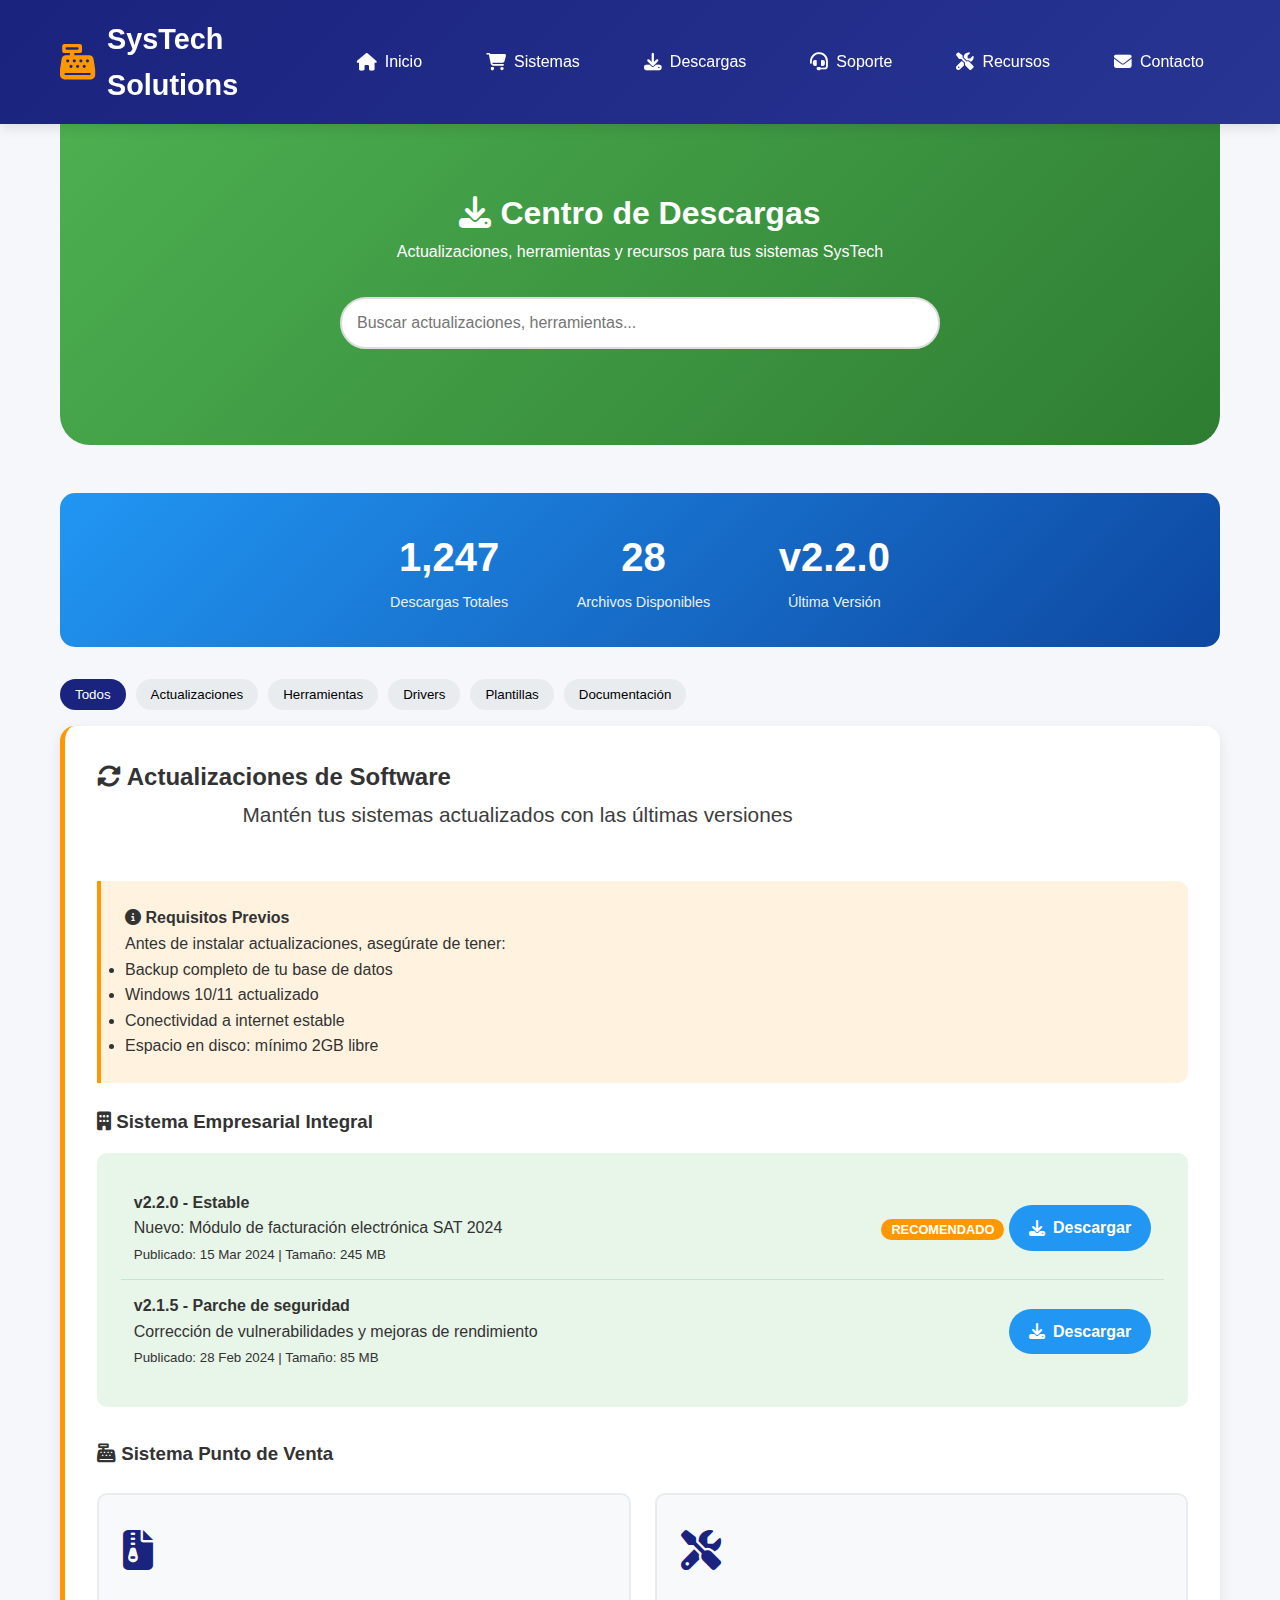
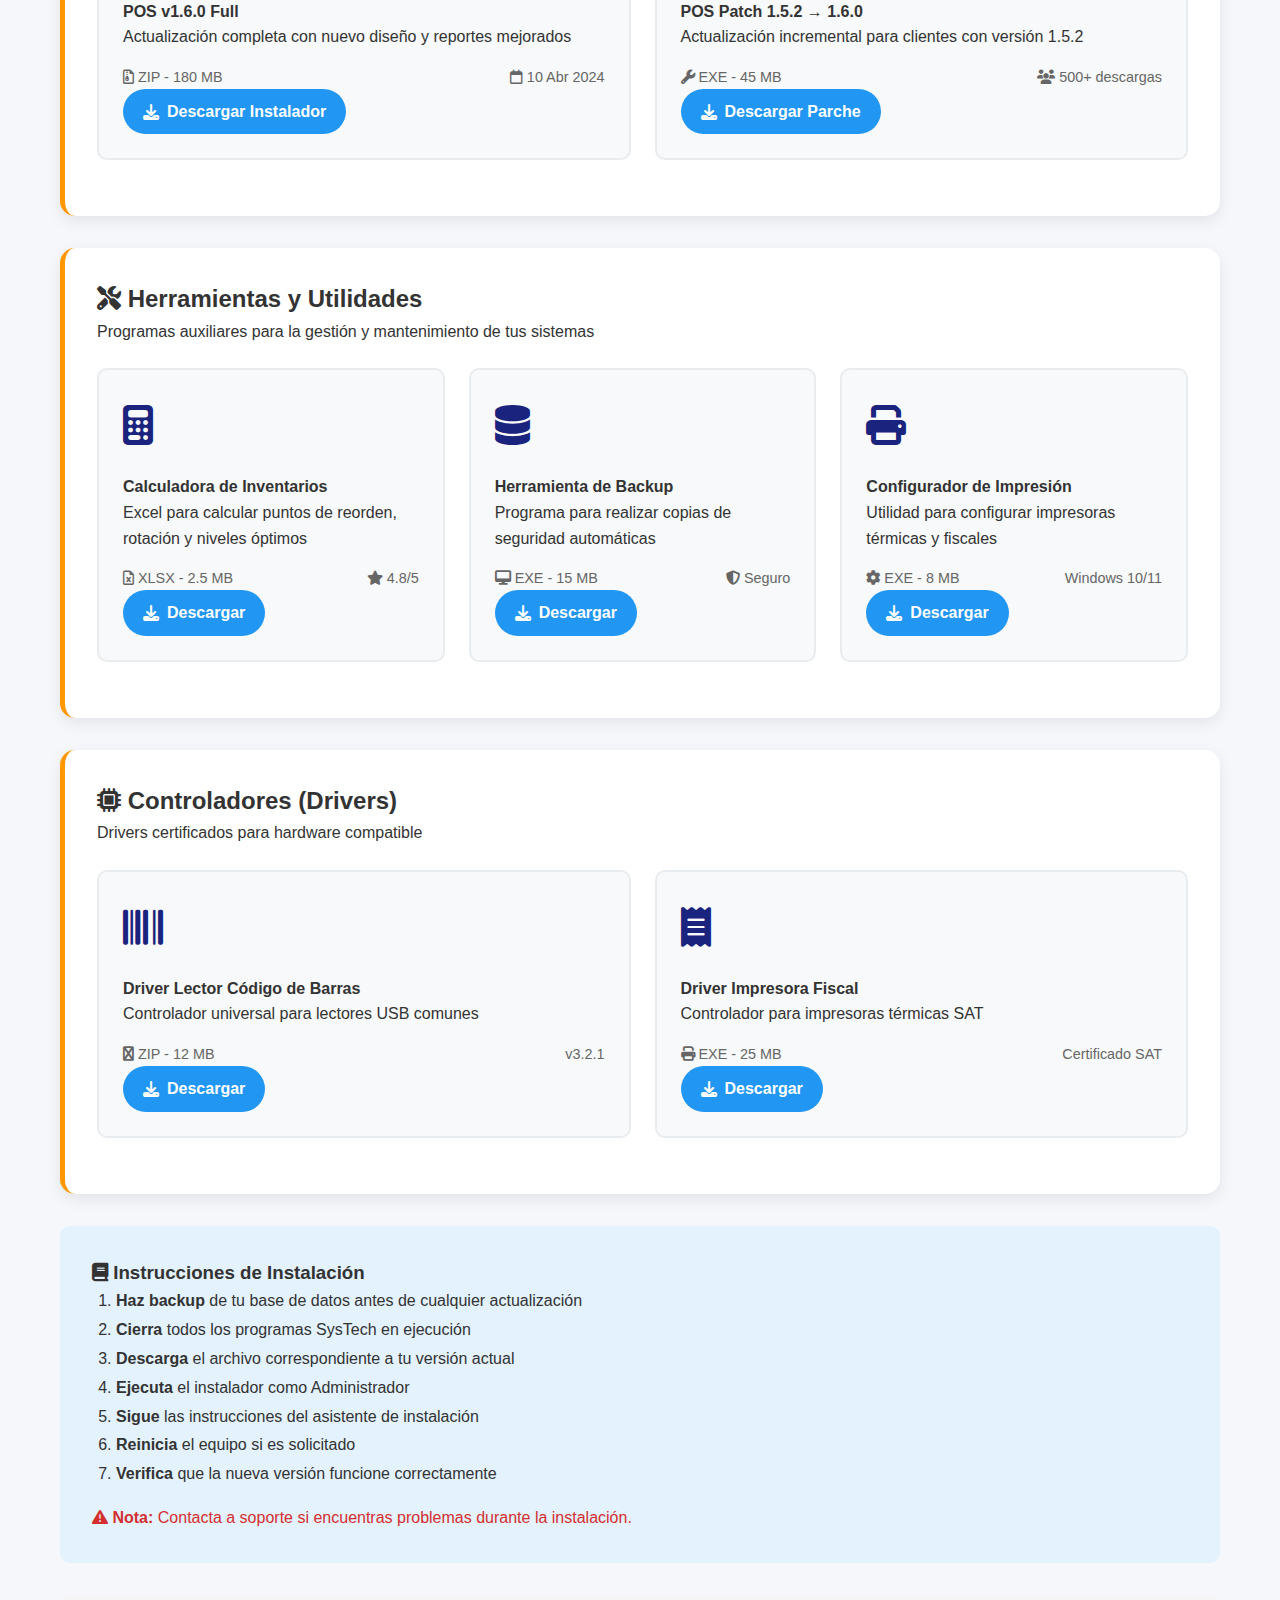
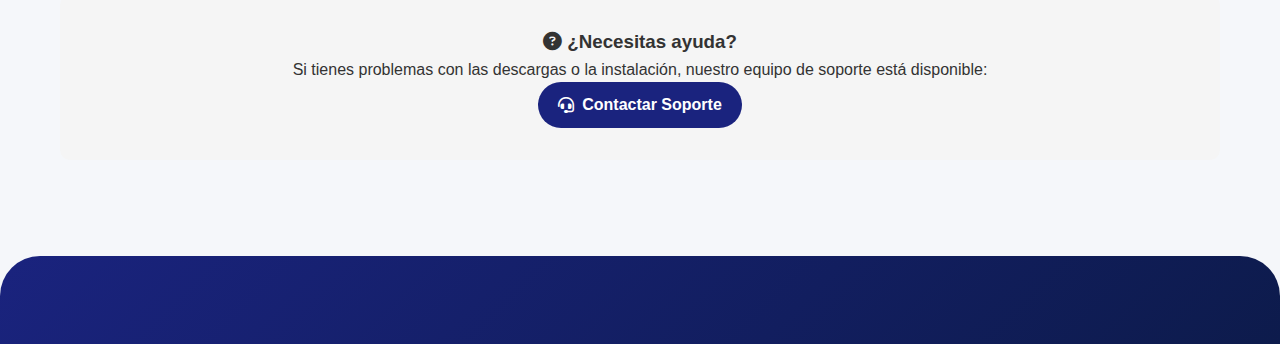
<file: descargas.html>
<!DOCTYPE html>
<html lang="es">
<head>
    <meta charset="UTF-8">
    <meta name="viewport" content="width=device-width, initial-scale=1.0">
    <title>Descargas - SysTech Solutions</title>
    <link rel="stylesheet" href="css/style.css">
    <link rel="stylesheet" href="https://cdnjs.cloudflare.com/ajax/libs/font-awesome/6.4.0/css/all.min.css">
    <style>
        /* Estilos específicos para descargas */
        .descargas-hero {
            background: linear-gradient(135deg, #4caf50 0%, #2e7d32 100%);
            color: white;
            text-align: center;
            padding: 4rem 1rem;
            border-radius: 0 0 30px 30px;
            margin-bottom: 3rem;
        }
        
        .categoria-descargas {
            background: white;
            border-radius: 15px;
            padding: 2rem;
            margin-bottom: 2rem;
            box-shadow: 0 5px 15px rgba(0,0,0,0.08);
            border-left: 5px solid var(--color-accent);
        }
        
        .archivos-grid {
            display: grid;
            grid-template-columns: repeat(auto-fit, minmax(300px, 1fr));
            gap: 1.5rem;
            margin: 1.5rem 0;
        }
        
        .archivo-card {
            background: #f8f9fa;
            border-radius: 10px;
            padding: 1.5rem;
            border: 2px solid #e9ecef;
            transition: all 0.3s;
        }
        
        .archivo-card:hover {
            border-color: var(--color-secondary);
            transform: translateY(-5px);
            box-shadow: 0 8px 20px rgba(0,0,0,0.1);
        }
        
        .archivo-icon {
            font-size: 2.5rem;
            color: var(--color-primary);
            margin-bottom: 1rem;
        }
        
        .archivo-info {
            margin-bottom: 1rem;
        }
        
        .archivo-meta {
            display: flex;
            justify-content: space-between;
            color: #666;
            font-size: 0.9rem;
            margin-top: 0.5rem;
        }
        
        .btn-descarga {
            display: inline-flex;
            align-items: center;
            gap: 8px;
            background: var(--color-secondary);
            color: white;
            padding: 10px 20px;
            border-radius: 25px;
            text-decoration: none;
            font-weight: bold;
            transition: all 0.3s;
        }
        
        .btn-descarga:hover {
            background: var(--color-primary);
            transform: translateY(-2px);
        }
        
        .versiones {
            background: #e8f5e9;
            border-radius: 10px;
            padding: 1.5rem;
            margin-top: 1rem;
        }
        
        .version-item {
            display: flex;
            justify-content: space-between;
            align-items: center;
            padding: 0.8rem;
            border-bottom: 1px solid #c8e6c9;
        }
        
        .version-item:last-child {
            border-bottom: none;
        }
        
        .badge {
            background: var(--color-accent);
            color: white;
            padding: 3px 10px;
            border-radius: 20px;
            font-size: 0.8rem;
            font-weight: bold;
        }
        
        .search-box {
            max-width: 600px;
            margin: 2rem auto;
        }
        
        .search-box input {
            width: 100%;
            padding: 15px;
            border: 2px solid #ddd;
            border-radius: 30px;
            font-size: 1rem;
            transition: all 0.3s;
        }
        
        .search-box input:focus {
            border-color: var(--color-secondary);
            outline: none;
            box-shadow: 0 0 0 3px rgba(33, 150, 243, 0.1);
        }
        
        .filtros {
            display: flex;
            flex-wrap: wrap;
            gap: 10px;
            margin: 1rem 0;
        }
        
        .filtro-btn {
            background: #e9ecef;
            border: none;
            padding: 8px 15px;
            border-radius: 20px;
            cursor: pointer;
            transition: all 0.3s;
        }
        
        .filtro-btn.active {
            background: var(--color-primary);
            color: white;
        }
        
        .stats {
            background: linear-gradient(135deg, #2196f3 0%, #0d47a1 100%);
            color: white;
            padding: 2rem;
            border-radius: 15px;
            margin: 2rem 0;
            text-align: center;
        }
        
        .stat-item {
            display: inline-block;
            margin: 0 2rem;
        }
        
        .stat-number {
            font-size: 2.5rem;
            font-weight: bold;
            display: block;
        }
        
        .stat-label {
            font-size: 0.9rem;
            opacity: 0.9;
        }
        
        .requisitos {
            background: #fff3e0;
            border-left: 4px solid #ff9800;
            padding: 1.5rem;
            margin: 1.5rem 0;
            border-radius: 0 10px 10px 0;
        }
        
        .instrucciones {
            background: #e3f2fd;
            padding: 2rem;
            border-radius: 10px;
            margin: 2rem 0;
        }
        
        .instrucciones ol {
            margin-left: 1.5rem;
            line-height: 1.8;
        }
        
        @media (max-width: 768px) {
            .archivos-grid {
                grid-template-columns: 1fr;
            }
            
            .stat-item {
                margin: 1rem;
                display: block;
            }
        }
    </style>
</head>
<body>
    <!-- Misma navegación que las otras páginas -->
    <nav class="navbar">
        <div class="container">
            <a href="index.html" class="logo">
                <i class="fas fa-cash-register"></i>
                <span>SysTech Solutions</span>
            </a>
            <ul class="nav-links">
                <li><a href="index.html"><i class="fas fa-home"></i> Inicio</a></li>
                <li><a href="sistemas.html"><i class="fas fa-shopping-cart"></i> Sistemas</a></li>
                <li><a href="descargas.html"><i class="fas fa-download"></i> Descargas</a></li>
                <li><a href="soporte.html"><i class="fas fa-headset"></i> Soporte</a></li>
                <li><a href="recursos.html"><i class="fas fa-tools"></i> Recursos</a></li>
                <li><a href="contacto.html"><i class="fas fa-envelope"></i> Contacto</a></li>
            </ul>
        </div>
    </nav>

    <main class="container">
        <!-- Hero Section -->
        <div class="descargas-hero">
            <h1><i class="fas fa-download"></i> Centro de Descargas</h1>
            <p>Actualizaciones, herramientas y recursos para tus sistemas SysTech</p>
            
            <div class="search-box">
                <input type="text" id="search-downloads" placeholder="Buscar actualizaciones, herramientas...">
            </div>
        </div>

        <!-- Estadísticas -->
        <div class="stats">
            <div class="stat-item">
                <span class="stat-number" id="total-downloads">1,247</span>
                <span class="stat-label">Descargas Totales</span>
            </div>
            <div class="stat-item">
                <span class="stat-number" id="total-files">28</span>
                <span class="stat-label">Archivos Disponibles</span>
            </div>
            <div class="stat-item">
                <span class="stat-number" id="latest-version">v2.2.0</span>
                <span class="stat-label">Última Versión</span>
            </div>
        </div>

        <!-- Filtros -->
        <div class="filtros">
            <button class="filtro-btn active" data-categoria="todos">Todos</button>
            <button class="filtro-btn" data-categoria="actualizaciones">Actualizaciones</button>
            <button class="filtro-btn" data-categoria="herramientas">Herramientas</button>
            <button class="filtro-btn" data-categoria="drivers">Drivers</button>
            <button class="filtro-btn" data-categoria="plantillas">Plantillas</button>
            <button class="filtro-btn" data-categoria="documentacion">Documentación</button>
        </div>

        <!-- Categoría: Actualizaciones -->
        <div class="categoria-descargas" id="actualizaciones">
            <h2><i class="fas fa-sync-alt"></i> Actualizaciones de Software</h2>
            <p class="subtitle">Mantén tus sistemas actualizados con las últimas versiones</p>
            
            <div class="requisitos">
                <h4><i class="fas fa-info-circle"></i> Requisitos Previos</h4>
                <p>Antes de instalar actualizaciones, asegúrate de tener:</p>
                <ul>
                    <li>Backup completo de tu base de datos</li>
                    <li>Windows 10/11 actualizado</li>
                    <li>Conectividad a internet estable</li>
                    <li>Espacio en disco: mínimo 2GB libre</li>
                </ul>
            </div>

            <!-- Sistema Empresarial -->
            <h3><i class="fas fa-building"></i> Sistema Empresarial Integral</h3>
            <div class="versiones">
                <div class="version-item">
                    <div>
                        <strong>v2.2.0 - Estable</strong>
                        <p>Nuevo: Módulo de facturación electrónica SAT 2024</p>
                        <small>Publicado: 15 Mar 2024 | Tamaño: 245 MB</small>
                    </div>
                    <div>
                        <span class="badge">RECOMENDADO</span>
                        <a href="descargas/actualizaciones/sistempresarial/v2.2.0/setup.exe" class="btn-descarga" download>
                            <i class="fas fa-download"></i> Descargar
                        </a>
                    </div>
                </div>
                
                <div class="version-item">
                    <div>
                        <strong>v2.1.5 - Parche de seguridad</strong>
                        <p>Corrección de vulnerabilidades y mejoras de rendimiento</p>
                        <small>Publicado: 28 Feb 2024 | Tamaño: 85 MB</small>
                    </div>
                    <div>
                        <a href="descargas/actualizaciones/sistempresarial/v2.1.5/patch.exe" class="btn-descarga" download>
                            <i class="fas fa-download"></i> Descargar
                        </a>
                    </div>
                </div>
            </div>

            <!-- Sistema POS -->
            <h3 style="margin-top: 2rem;"><i class="fas fa-cash-register"></i> Sistema Punto de Venta</h3>
            <div class="archivos-grid">
                <div class="archivo-card" data-categoria="actualizaciones">
                    <div class="archivo-icon">
                        <i class="fas fa-file-archive"></i>
                    </div>
                    <div class="archivo-info">
                        <h4>POS v1.6.0 Full</h4>
                        <p>Actualización completa con nuevo diseño y reportes mejorados</p>
                    </div>
                    <div class="archivo-meta">
                        <span><i class="far fa-file-archive"></i> ZIP - 180 MB</span>
                        <span><i class="far fa-calendar"></i> 10 Abr 2024</span>
                    </div>
                    <a href="descargas/actualizaciones/sispos/v1.6.0/pos-full.zip" class="btn-descarga" download>
                        <i class="fas fa-download"></i> Descargar Instalador
                    </a>
                </div>
                
                <div class="archivo-card" data-categoria="actualizaciones">
                    <div class="archivo-icon">
                        <i class="fas fa-tools"></i>
                    </div>
                    <div class="archivo-info">
                        <h4>POS Patch 1.5.2 → 1.6.0</h4>
                        <p>Actualización incremental para clientes con versión 1.5.2</p>
                    </div>
                    <div class="archivo-meta">
                        <span><i class="fas fa-wrench"></i> EXE - 45 MB</span>
                        <span><i class="fas fa-users"></i> 500+ descargas</span>
                    </div>
                    <a href="descargas/actualizaciones/sispos/v1.6.0/patch-1.5.2-to-1.6.0.exe" class="btn-descarga" download>
                        <i class="fas fa-download"></i> Descargar Parche
                    </a>
                </div>
            </div>
        </div>

        <!-- Categoría: Herramientas -->
        <div class="categoria-descargas" id="herramientas">
            <h2><i class="fas fa-tools"></i> Herramientas y Utilidades</h2>
            <p>Programas auxiliares para la gestión y mantenimiento de tus sistemas</p>
            
            <div class="archivos-grid">
                <div class="archivo-card" data-categoria="herramientas">
                    <div class="archivo-icon">
                        <i class="fas fa-calculator"></i>
                    </div>
                    <div class="archivo-info">
                        <h4>Calculadora de Inventarios</h4>
                        <p>Excel para calcular puntos de reorden, rotación y niveles óptimos</p>
                    </div>
                    <div class="archivo-meta">
                        <span><i class="far fa-file-excel"></i> XLSX - 2.5 MB</span>
                        <span><i class="fas fa-star"></i> 4.8/5</span>
                    </div>
                    <a href="descargas/herramientas/calculadora-inventarios.xlsx" class="btn-descarga" download>
                        <i class="fas fa-download"></i> Descargar
                    </a>
                </div>
                
                <div class="archivo-card" data-categoria="herramientas">
                    <div class="archivo-icon">
                        <i class="fas fa-database"></i>
                    </div>
                    <div class="archivo-info">
                        <h4>Herramienta de Backup</h4>
                        <p>Programa para realizar copias de seguridad automáticas</p>
                    </div>
                    <div class="archivo-meta">
                        <span><i class="fas fa-desktop"></i> EXE - 15 MB</span>
                        <span><i class="fas fa-shield-alt"></i> Seguro</span>
                    </div>
                    <a href="descargas/herramientas/backup-tool.exe" class="btn-descarga" download>
                        <i class="fas fa-download"></i> Descargar
                    </a>
                </div>
                
                <div class="archivo-card" data-categoria="herramientas">
                    <div class="archivo-icon">
                        <i class="fas fa-print"></i>
                    </div>
                    <div class="archivo-info">
                        <h4>Configurador de Impresión</h4>
                        <p>Utilidad para configurar impresoras térmicas y fiscales</p>
                    </div>
                    <div class="archivo-meta">
                        <span><i class="fas fa-cog"></i> EXE - 8 MB</span>
                        <span>Windows 10/11</span>
                    </div>
                    <a href="descargas/herramientas/configurador-impresion.exe" class="btn-descarga" download>
                        <i class="fas fa-download"></i> Descargar
                    </a>
                </div>
            </div>
        </div>

        <!-- Categoría: Drivers -->
        <div class="categoria-descargas" id="drivers">
            <h2><i class="fas fa-microchip"></i> Controladores (Drivers)</h2>
            <p>Drivers certificados para hardware compatible</p>
            
            <div class="archivos-grid">
                <div class="archivo-card" data-categoria="drivers">
                    <div class="archivo-icon">
                        <i class="fas fa-barcode"></i>
                    </div>
                    <div class="archivo-info">
                        <h4>Driver Lector Código de Barras</h4>
                        <p>Controlador universal para lectores USB comunes</p>
                    </div>
                    <div class="archivo-meta">
                        <span><i class="fas fa-usb"></i> ZIP - 12 MB</span>
                        <span>v3.2.1</span>
                    </div>
                    <a href="descargas/drivers/lector-codigo-barras.zip" class="btn-descarga" download>
                        <i class="fas fa-download"></i> Descargar
                    </a>
                </div>
                
                <div class="archivo-card" data-categoria="drivers">
                    <div class="archivo-icon">
                        <i class="fas fa-receipt"></i>
                    </div>
                    <div class="archivo-info">
                        <h4>Driver Impresora Fiscal</h4>
                        <p>Controlador para impresoras térmicas SAT</p>
                    </div>
                    <div class="archivo-meta">
                        <span><i class="fas fa-print"></i> EXE - 25 MB</span>
                        <span>Certificado SAT</span>
                    </div>
                    <a href="descargas/drivers/impresora-fiscal.exe" class="btn-descarga" download>
                        <i class="fas fa-download"></i> Descargar
                    </a>
                </div>
            </div>
        </div>

        <!-- Instrucciones de Instalación -->
        <div class="instrucciones">
            <h3><i class="fas fa-book"></i> Instrucciones de Instalación</h3>
            <ol>
                <li><strong>Haz backup</strong> de tu base de datos antes de cualquier actualización</li>
                <li><strong>Cierra</strong> todos los programas SysTech en ejecución</li>
                <li><strong>Descarga</strong> el archivo correspondiente a tu versión actual</li>
                <li><strong>Ejecuta</strong> el instalador como Administrador</li>
                <li><strong>Sigue</strong> las instrucciones del asistente de instalación</li>
                <li><strong>Reinicia</strong> el equipo si es solicitado</li>
                <li><strong>Verifica</strong> que la nueva versión funcione correctamente</li>
            </ol>
            <p style="margin-top: 1rem; color: #d32f2f;">
                <i class="fas fa-exclamation-triangle"></i> 
                <strong>Nota:</strong> Contacta a soporte si encuentras problemas durante la instalación.
            </p>
        </div>

        <!-- Nota Final -->
        <div style="text-align: center; padding: 2rem; background: #f5f5f5; border-radius: 10px; margin: 2rem 0;">
            <h3><i class="fas fa-question-circle"></i> ¿Necesitas ayuda?</h3>
            <p>Si tienes problemas con las descargas o la instalación, nuestro equipo de soporte está disponible:</p>
            <a href="soporte.html" class="btn-descarga" style="background: var(--color-primary);">
                <i class="fas fa-headset"></i> Contactar Soporte
            </a>
        </div>
    </main>

    <!-- Mismo footer que index.html -->
    <footer class="footer">
        <!-- Copia el mismo footer de index.html -->
    </footer>

    <script>
        // Funcionalidad para filtros
        document.addEventListener('DOMContentLoaded', function() {
            const filtros = document.querySelectorAll('.filtro-btn');
            const archivos = document.querySelectorAll('.archivo-card');
            
            filtros.forEach(filtro => {
                filtro.addEventListener('click', function() {
                    // Remover activo de todos
                    filtros.forEach(f => f.classList.remove('active'));
                    // Activar este
                    this.classList.add('active');
                    
                    const categoria = this.getAttribute('data-categoria');
                    
                    // Mostrar/ocultar archivos
                    archivos.forEach(archivo => {
                        if (categoria === 'todos' || archivo.getAttribute('data-categoria') === categoria) {
                            archivo.style.display = 'block';
                        } else {
                            archivo.style.display = 'none';
                        }
                    });
                    
                    // Scroll a categoría si no es "todos"
                    if (categoria !== 'todos') {
                        const seccion = document.getElementById(categoria);
                        if (seccion) {
                            seccion.scrollIntoView({ behavior: 'smooth' });
                        }
                    }
                });
            });
            
            // Búsqueda
            const searchInput = document.getElementById('search-downloads');
            if (searchInput) {
                searchInput.addEventListener('input', function() {
                    const term = this.value.toLowerCase();
                    
                    archivos.forEach(archivo => {
                        const texto = archivo.textContent.toLowerCase();
                        if (texto.includes(term)) {
                            archivo.style.display = 'block';
                        } else {
                            archivo.style.display = 'none';
                        }
                    });
                });
            }
            
            // Contador de descargas simulado
            const descargaBtns = document.querySelectorAll('.btn-descarga');
            descargaBtns.forEach(btn => {
                btn.addEventListener('click', function() {
                    // Incrementar contador
                    const totalElement = document.getElementById('total-downloads');
                    let total = parseInt(totalElement.textContent.replace(/,/g, ''));
                    totalElement.textContent = (total + 1).toLocaleString();
                    
                    // Mostrar mensaje
                    alert('Descarga iniciada. Por favor, revisa la carpeta de descargas de tu navegador.');
                });
            });
        });
    </script>
</body>
</html>
</file>
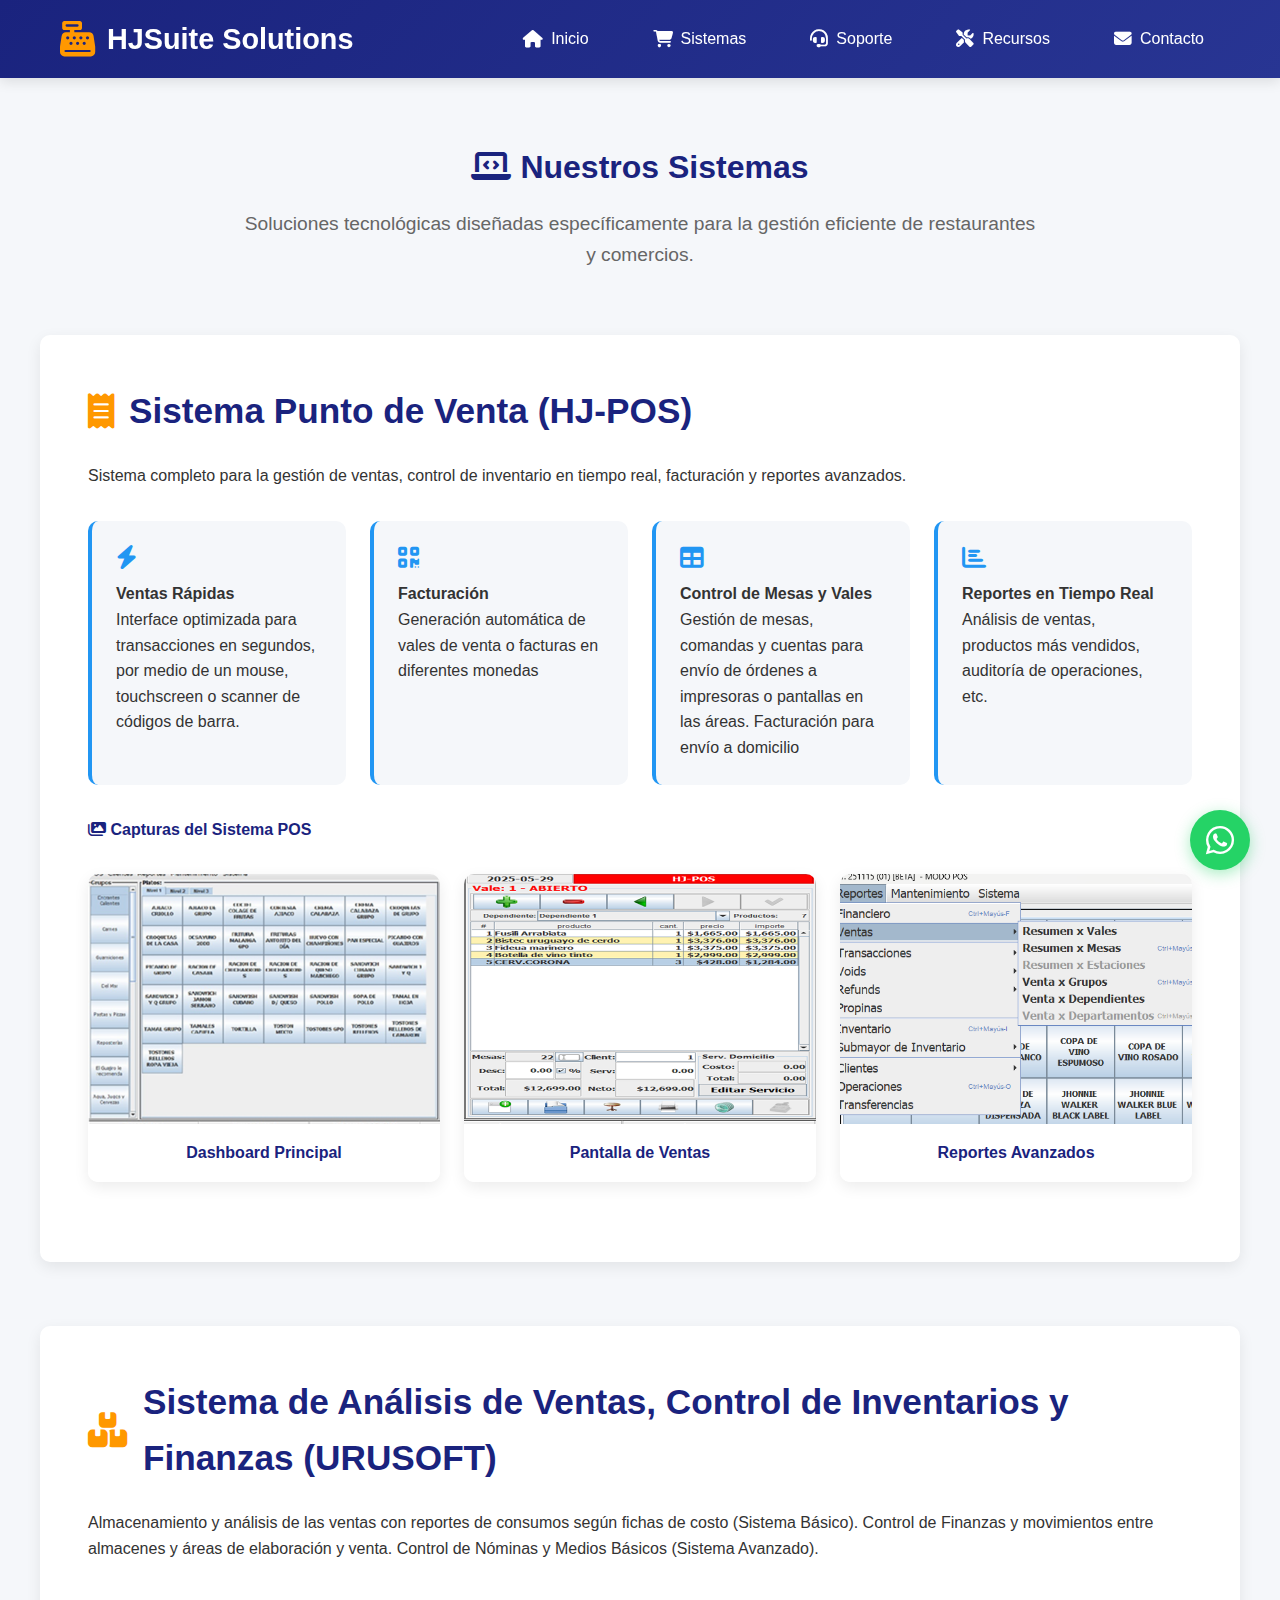
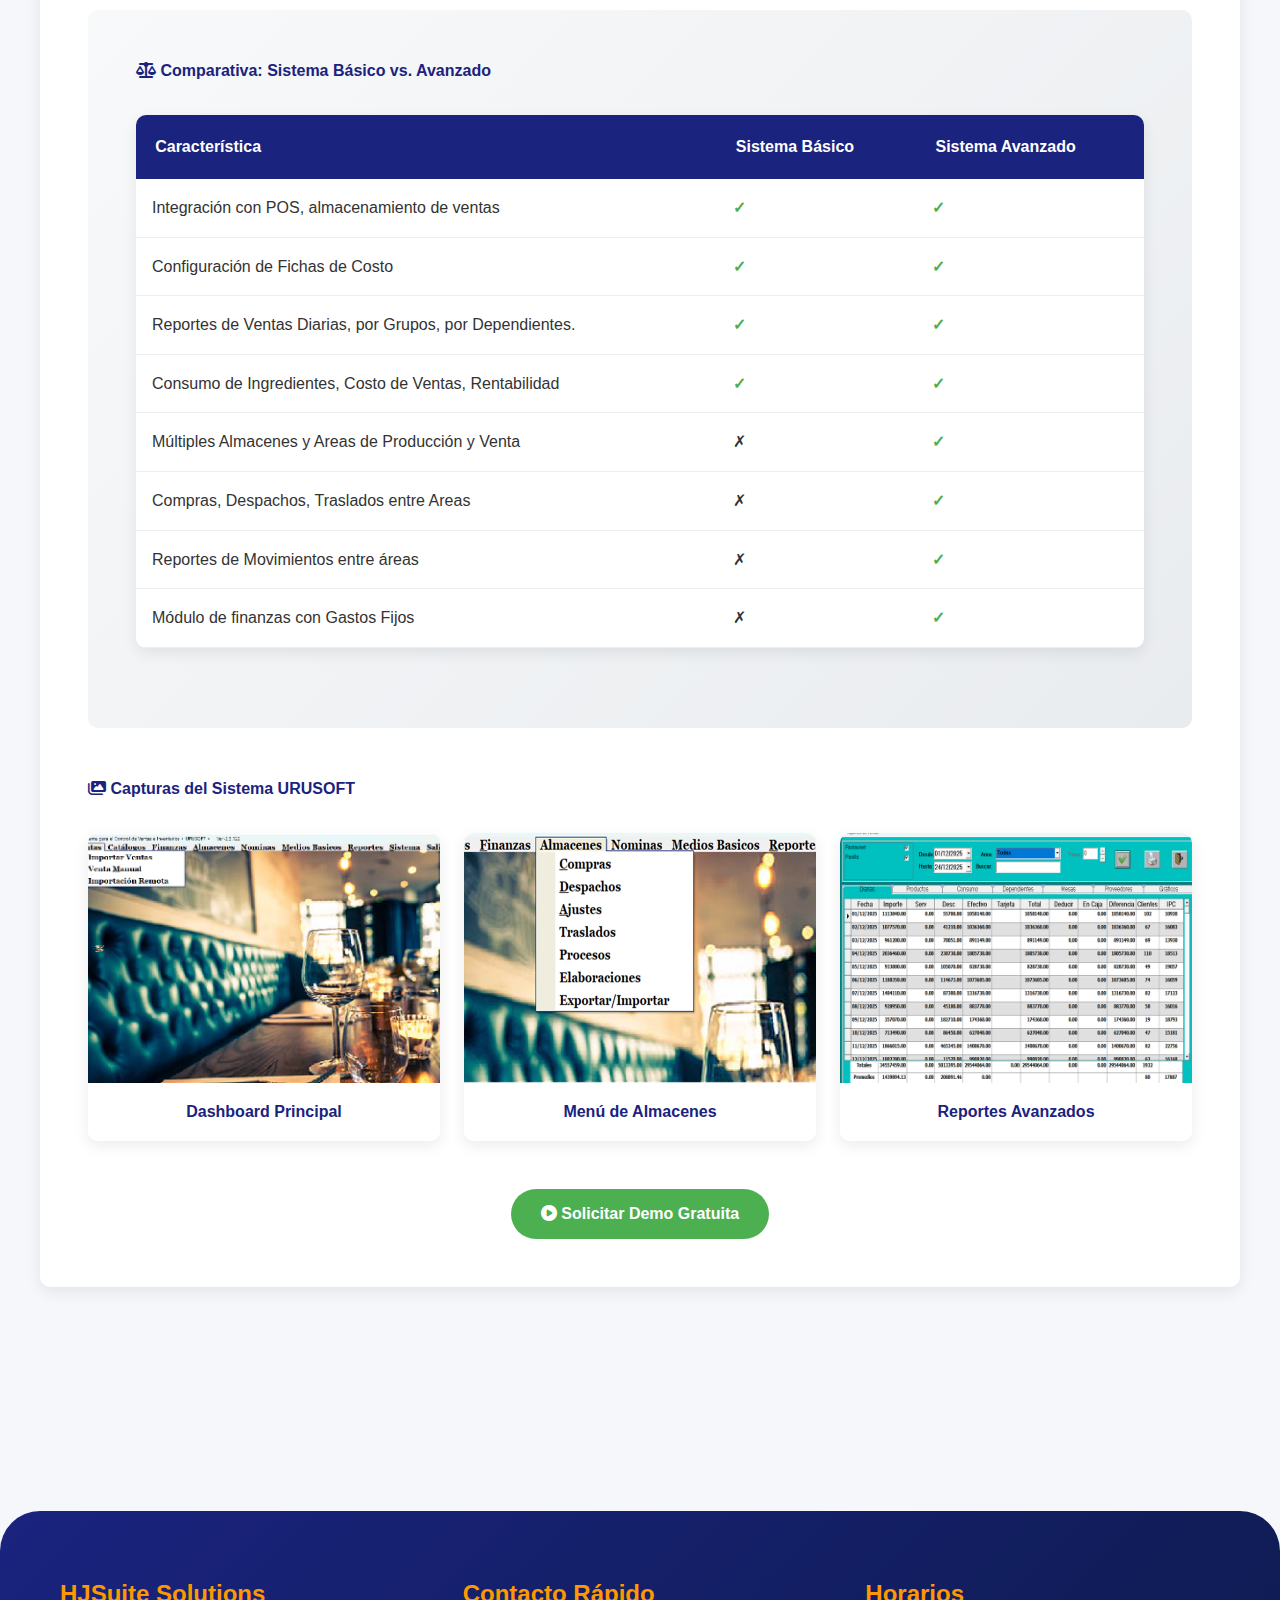
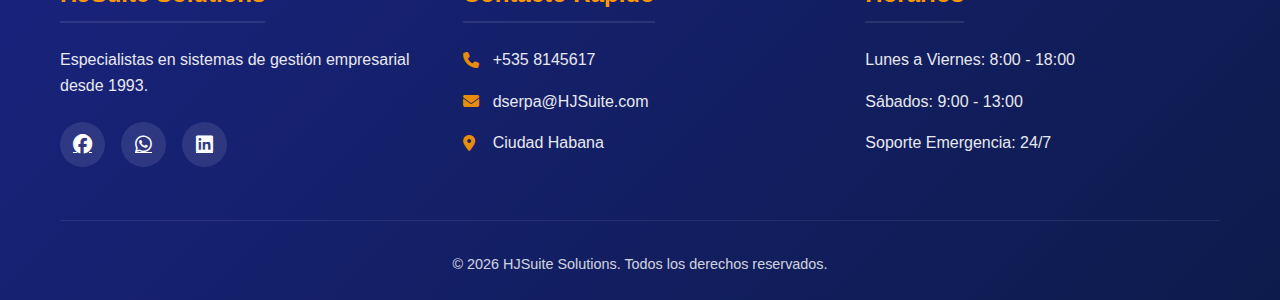
<file: sistemas.html>
<!DOCTYPE html>
<html lang="es">
<head>
    <meta charset="UTF-8">
    <meta name="viewport" content="width=device-width, initial-scale=1.0">
    <title>Sistemas - HJSuite Solutions</title>
    <link rel="stylesheet" href="css/style.css">
    <link rel="stylesheet" href="https://cdnjs.cloudflare.com/ajax/libs/font-awesome/6.4.0/css/all.min.css">
    <style>
        /* Estilos adicionales para página de sistemas */
        .sistema-detalle {
            margin: 4rem 0;
            padding: 3rem;
            background: white;
            border-radius: var(--border-radius);
            box-shadow: var(--shadow);
        }
        
        .sistema-detalle h3 {
            color: var(--color-primary);
            font-size: 2.2rem;
            margin-bottom: 1.5rem;
            display: flex;
            align-items: center;
            gap: 15px;
        }
        
        .sistema-detalle h3 i {
            color: var(--color-accent);
        }
        
        .caracteristicas-grid {
            display: grid;
            grid-template-columns: repeat(auto-fit, minmax(250px, 1fr));
            gap: 1.5rem;
            margin: 2rem 0;
        }
        
        .caracteristica {
            background: var(--color-light);
            padding: 1.5rem;
            border-radius: var(--border-radius);
            border-left: 4px solid var(--color-secondary);
        }
        
        .caracteristica i {
            color: var(--color-secondary);
            margin-bottom: 0.8rem;
            font-size: 1.5rem;
        }
        
        .galeria-sistemas {
            display: grid;
            grid-template-columns: repeat(auto-fit, minmax(300px, 1fr));
            gap: 1.5rem;
            margin: 2rem 0;
        }
        
        .imagen-sistema {
            border-radius: var(--border-radius);
            overflow: hidden;
            box-shadow: var(--shadow);
            transition: var(--transition);
        }
        
        .imagen-sistema:hover {
            transform: scale(1.03);
        }
        
        .imagen-sistema img {
            width: 100%;
            height: 250px;
            object-fit: cover;
            display: block;
        }
        
        .pie-imagen {
            padding: 1rem;
            background: white;
            text-align: center;
            font-weight: bold;
            color: var(--color-primary);
        }
        
        .comparativa {
            background: linear-gradient(135deg, #f8f9fa 0%, #e9ecef 100%);
            padding: 3rem;
            border-radius: var(--border-radius);
            margin: 3rem 0;
        }
        
        table {
            width: 100%;
            border-collapse: collapse;
            margin: 2rem 0;
            background: white;
            border-radius: var(--border-radius);
            overflow: hidden;
            box-shadow: var(--shadow);
        }
        
        th {
            background: var(--color-primary);
            color: white;
            padding: 1.2rem;
            text-align: left;
        }
        
        td {
            padding: 1rem;
            border-bottom: 1px solid #eee;
        }
        
        tr:hover {
            background: #f5f7fa;
        }
        
        .check {
            color: var(--color-success);
            font-weight: bold;
        }
        
        .demo-btn {
            display: inline-block;
            background: var(--color-success);
            color: white;
            padding: 12px 30px;
            border-radius: 30px;
            text-decoration: none;
            font-weight: bold;
            margin-top: 1rem;
            transition: var(--transition);
        }
        
        .demo-btn:hover {
            background: #388e3c;
            transform: translateY(-3px);
        }
    </style>
</head>
<body>
    <!-- Misma navegación que index.html -->
    <nav class="navbar">
        <div class="container">
            <a href="index.html" class="logo">
                <i class="fas fa-cash-register"></i>
                <span>HJSuite Solutions</span>
            </a>
            <ul class="nav-links">
                <li><a href="index.html"><i class="fas fa-home"></i> Inicio</a></li>
                <li><a href="sistemas.html"><i class="fas fa-shopping-cart"></i> Sistemas</a></li>
                <li><a href="soporte.html"><i class="fas fa-headset"></i> Soporte</a></li>
                <li><a href="recursos.html"><i class="fas fa-tools"></i> Recursos</a></li>
                <li><a href="contacto.html"><i class="fas fa-envelope"></i> Contacto</a></li>
            </ul>
        </div>
    </nav>

    <main class="container" style="padding: 4rem 0;">
        <h1 style="text-align: center; margin-bottom: 1rem; color: var(--color-primary);">
            <i class="fas fa-laptop-code"></i> Nuestros Sistemas
        </h1>
        <p style="text-align: center; font-size: 1.2rem; color: var(--color-gray); max-width: 800px; margin: 0 auto 3rem;">
            Soluciones tecnológicas diseñadas específicamente para la gestión eficiente de restaurantes y comercios.
        </p>

        <!-- Sistema POS -->
        <section class="sistema-detalle" id="pos">
            <h3><i class="fas fa-receipt"></i> Sistema Punto de Venta (HJ-POS)</h3>
            <p>Sistema completo para la gestión de ventas, control de inventario en tiempo real, facturación y reportes avanzados.</p>
            
            <div class="caracteristicas-grid">
                <div class="caracteristica">
                    <i class="fas fa-bolt"></i>
                    <h4>Ventas Rápidas</h4>
                    <p>Interface optimizada para transacciones en segundos, por medio de un mouse, touchscreen o scanner de códigos de barra.</p>
                </div>
                <div class="caracteristica">
                    <i class="fas fa-qrcode"></i>
                    <h4>Facturación</h4>
                    <p>Generación automática de vales de venta o facturas en diferentes monedas</p>
                </div>
                <div class="caracteristica">
                    <i class="fas fa-table"></i>
                    <h4>Control de Mesas y Vales</h4>
                    <p>Gestión de mesas, comandas y cuentas para envío de órdenes a impresoras o pantallas en las áreas. Facturación para envío a domicilio</p>
                </div>
                <div class="caracteristica">
                    <i class="fas fa-chart-bar"></i>
                    <h4>Reportes en Tiempo Real</h4>
                    <p>Análisis de ventas, productos más vendidos, auditoría de operaciones, etc.</p>
                </div>
            </div>

            <h4 style="margin: 2rem 0 1rem; color: var(--color-primary);">
                <i class="fas fa-images"></i> Capturas del Sistema POS
            </h4>
            <div class="galeria-sistemas">
                <div class="imagen-sistema">
                    <img src="images/sistemas/pos_dashboard.png" alt="Dashboard del POS">
                    <div class="pie-imagen">Dashboard Principal</div>
                </div>
                <div class="imagen-sistema">
                    <img src="images/sistemas/pos_vale.png" alt="Pantalla de Ventas">
                    <div class="pie-imagen">Pantalla de Ventas</div>
                </div>
                <div class="imagen-sistema">
                    <img src="images/sistemas/pos_reportes.png" alt="Reportes">
                    <div class="pie-imagen">Reportes Avanzados</div>
                </div>
            </div>
        </section>

        <!-- Sistema Inventarios -->
        <section class="sistema-detalle" id="inventarios">
            <h3><i class="fas fa-boxes"></i> Sistema de Análisis de Ventas, Control de Inventarios y Finanzas (URUSOFT)</h3>
            <p>Almacenamiento y análisis de las ventas con reportes de consumos según fichas de costo (Sistema Básico). Control de Finanzas y movimientos entre almacenes y áreas de elaboración y venta. Control de Nóminas y Medios Básicos (Sistema Avanzado).</p>
            
            <div class="comparativa">
                <h4 style="color: var(--color-primary); margin-bottom: 1.5rem;">
                    <i class="fas fa-balance-scale"></i> Comparativa: Sistema Básico vs. Avanzado
                </h4>
                <table>
                    <thead>
                        <tr>
                            <th>Característica</th>
                            <th>Sistema Básico</th>
                            <th>Sistema Avanzado</th>
                        </tr>
                    </thead>
                    <tbody>
                        <tr>
                            <td>Integración con POS, almacenamiento de ventas</td>
                            <td class="check">✓</td>
                            <td class="check">✓</td>
                        </tr>
                        <tr>
                            <td>Configuración de Fichas de Costo</td>
                            <td class="check">✓</td>
                            <td class="check">✓</td>
                        </tr>
                        <tr>
                            <td>Reportes de Ventas Diarias, por Grupos, por Dependientes.</td>
                            <td class="check">✓</td>
                            <td class="check">✓</td>
                        </tr>
                        <tr>
                            <td>Consumo de Ingredientes, Costo de Ventas, Rentabilidad</td>
                            <td class="check">✓</td>
                            <td class="check">✓</td>
                        </tr>
                        <tr>
                            <td>Múltiples Almacenes y Areas de Producción y Venta</td>
                            <td>✗</td>
                            <td class="check">✓</td>
                        </tr>
                        <tr>
                            <td>Compras, Despachos, Traslados entre Areas</td>
                            <td>✗</td>
                            <td class="check">✓</td>
                        </tr>
                        <tr>
                            <td>Reportes de Movimientos entre áreas</td>
                            <td>✗</td>
                            <td class="check">✓</td>
                        </tr>
                        <tr>
                            <td>Módulo de finanzas con Gastos Fijos</td>
                            <td>✗</td>
                            <td class="check">✓</td>
                        </tr>
                    </tbody>
                </table>
            </div>

            <h4 style="margin: 2rem 0 1rem; color: var(--color-primary);">
                <i class="fas fa-images"></i> Capturas del Sistema URUSOFT
            </h4>
            <div class="galeria-sistemas">
                <div class="imagen-sistema">
                    <img src="images/sistemas/urusoft_dash.png" alt="Dashboard del POS">
                    <div class="pie-imagen">Dashboard Principal</div>
                </div>
                <div class="imagen-sistema">
                    <img src="images/sistemas/urusoft_almacenes.png" alt="Pantalla de Ventas">
                    <div class="pie-imagen">Menú de Almacenes</div>
                </div>
                <div class="imagen-sistema">
                    <img src="images/sistemas/urusoft_reportes.png" alt="Reportes">
                    <div class="pie-imagen">Reportes Avanzados</div>
                </div>
            </div>
            <div style="text-align: center; margin-top: 2rem;">
                <a href="contacto.html" class="demo-btn">
                    <i class="fas fa-play-circle"></i> Solicitar Demo Gratuita
                </a>
            </div>
        </section>
    </main>

    <!-- Mismo footer que index.html -->
    <footer class="footer">
        <div class="container">
            <div class="footer-content">
                <div class="footer-section">
                    <h4>HJSuite Solutions</h4>
                    <p>Especialistas en sistemas de gestión empresarial desde 1993.</p>
                    <div class="social-links">
                        <a href="#"><i class="fab fa-facebook"></i></a>
                        <a href="#"><i class="fab fa-whatsapp"></i></a>
                        <a href="#"><i class="fab fa-linkedin"></i></a>
                    </div>
                </div>
                <div class="footer-section">
                    <h4>Contacto Rápido</h4>
                    <p><i class="fas fa-phone"></i> +535 8145617</p>
                    <p><i class="fas fa-envelope"></i> dserpa@HJSuite.com</p>
                    <p><i class="fas fa-map-marker-alt"></i> Ciudad Habana</p>
                </div>
                <div class="footer-section">
                    <h4>Horarios</h4>
                    <p>Lunes a Viernes: 8:00 - 18:00</p>
                    <p>Sábados: 9:00 - 13:00</p>
                    <p>Soporte Emergencia: 24/7</p>
                </div>
            </div>
            <div class="footer-bottom">
                <p>&copy; <span id="current-year">2024</span> HJSuite Solutions. Todos los derechos reservados.</p>
            </div>
        </div>
    </footer>

    <script src="js/main.js"></script>
</body>
</html>
</file>
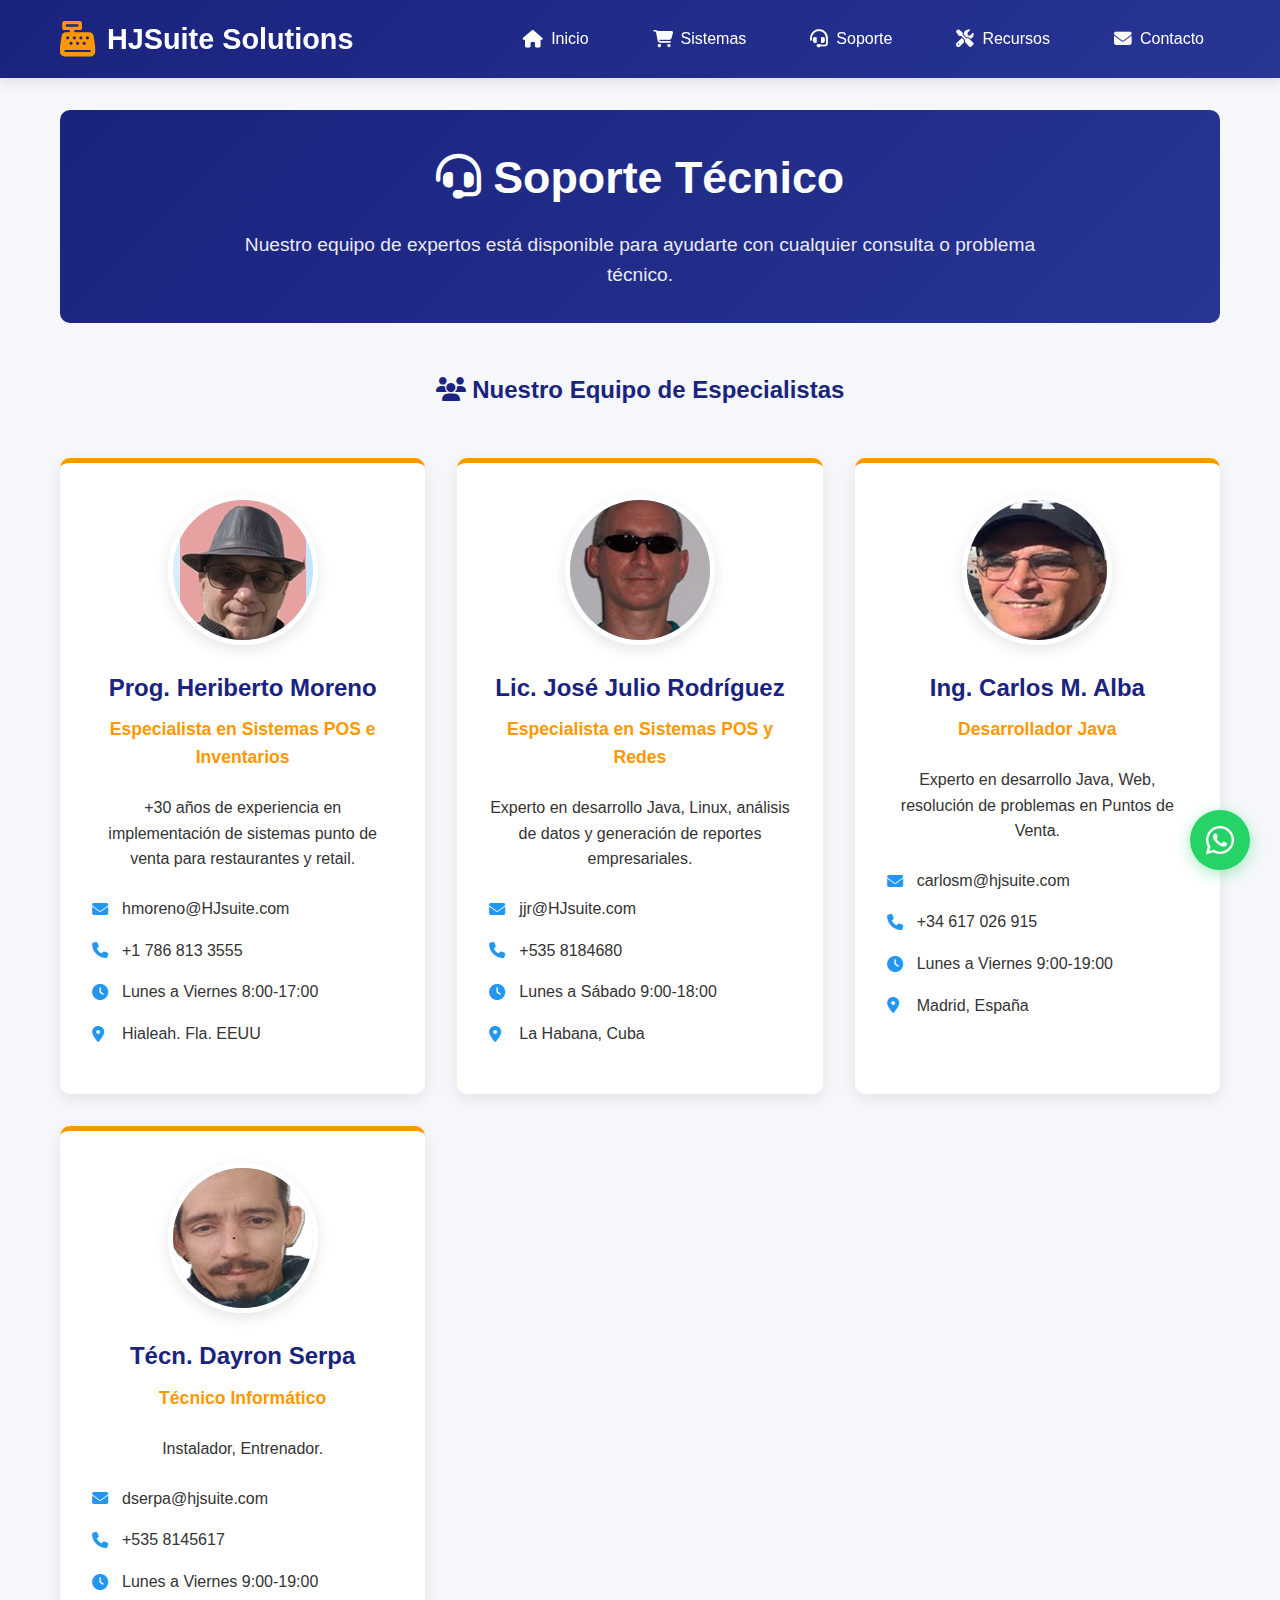
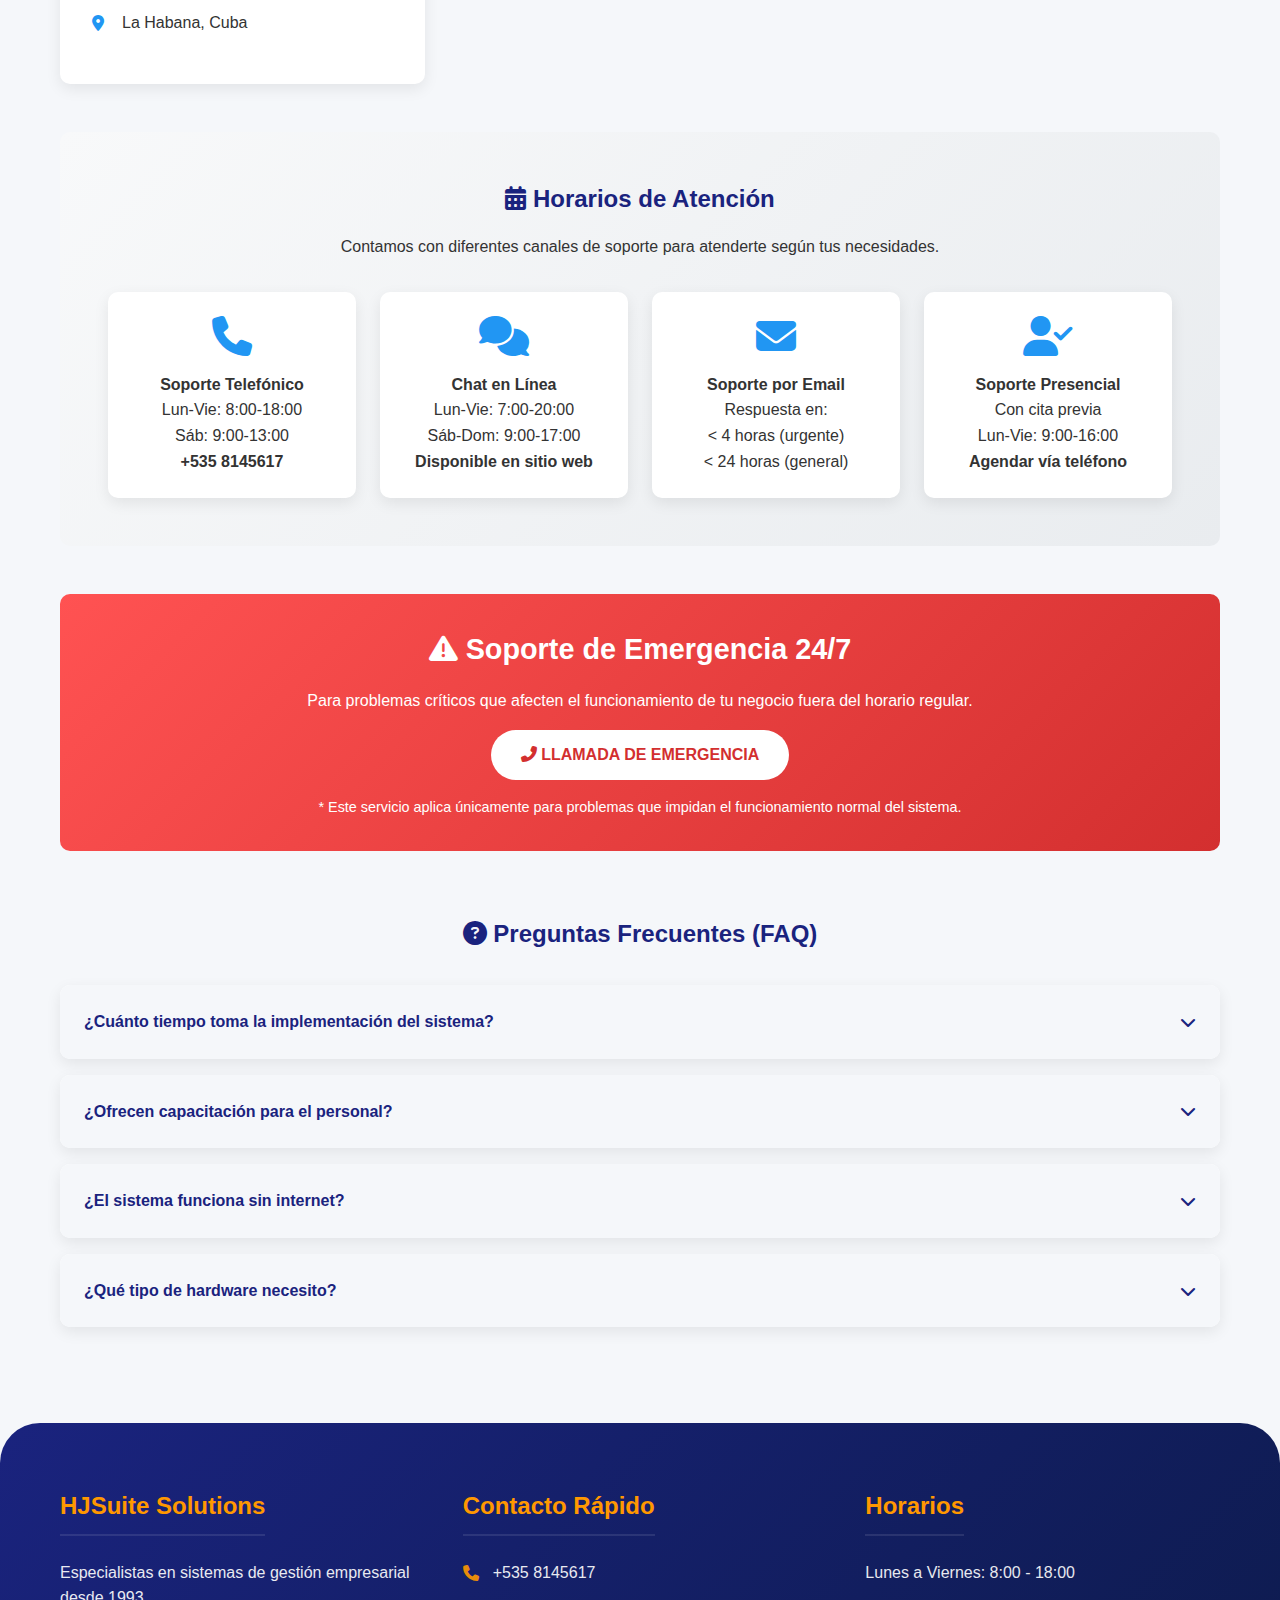
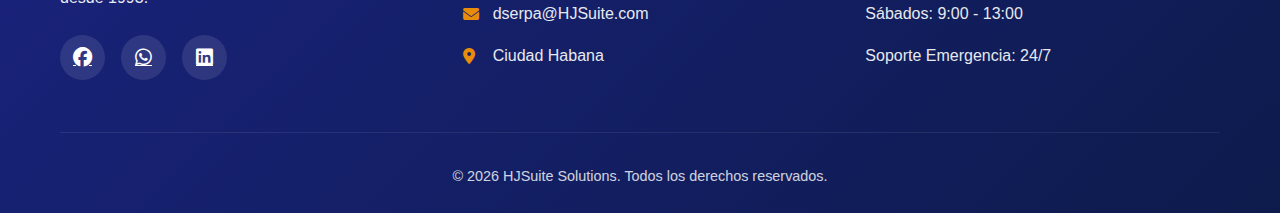
<file: soporte.html>
<!DOCTYPE html>
<html lang="es">
<head>
    <meta charset="UTF-8">
    <meta name="viewport" content="width=device-width, initial-scale=1.0">
    <title>Soporte Técnico - HJSuite Solutions</title>
    <link rel="stylesheet" href="css/style.css">
    <link rel="stylesheet" href="https://cdnjs.cloudflare.com/ajax/libs/font-awesome/6.4.0/css/all.min.css">
    <style>
        /* Estilos para página de soporte */
        .page-header {
            text-align: center;
            margin-bottom: 3rem;
            padding: 2rem;
            background: linear-gradient(135deg, var(--color-primary) 0%, #283593 100%);
            color: white;
            border-radius: var(--border-radius);
        }
        
        .page-header h1 {
            font-size: 2.8rem;
            margin-bottom: 1rem;
        }
        
        .tecnicos-grid {
            display: grid;
            grid-template-columns: repeat(auto-fit, minmax(300px, 1fr));
            gap: 2rem;
            margin: 3rem 0;
        }
        
        .tecnico-card {
            background: white;
            border-radius: var(--border-radius);
            padding: 2rem;
            box-shadow: var(--shadow);
            text-align: center;
            transition: var(--transition);
            border-top: 5px solid var(--color-accent);
        }
        
        .tecnico-card:hover {
            transform: translateY(-10px);
            box-shadow: 0 15px 30px rgba(0,0,0,0.15);
        }
        
        .tecnico-img {
            width: 150px;
            height: 150px;
            margin: 0 auto 1.5rem;
            border-radius: 50%;
            background: linear-gradient(135deg, #e3f2fd, #bbdefb);
            display: flex;
            align-items: center;
            justify-content: center;
            overflow: hidden;
            border: 5px solid white;
            box-shadow: 0 5px 15px rgba(0,0,0,0.1);
        }
        
        .tecnico-img i {
            font-size: 4rem;
            color: var(--color-primary);
        }
        
        .tecnico-card h3 {
            color: var(--color-primary);
            margin-bottom: 0.5rem;
            font-size: 1.5rem;
        }
        
        .especialidad {
            color: var(--color-accent);
            font-weight: bold;
            margin-bottom: 1.5rem;
            font-size: 1.1rem;
        }
        
        .tecnico-info {
            text-align: left;
            margin-top: 1.5rem;
        }
        
        .tecnico-info p {
            margin-bottom: 1rem;
            display: flex;
            align-items: center;
            gap: 10px;
        }
        
        .tecnico-info i {
            color: var(--color-secondary);
            width: 20px;
        }
        
        .horarios-soporte {
            background: linear-gradient(135deg, #f8f9fa 0%, #e9ecef 100%);
            padding: 3rem;
            border-radius: var(--border-radius);
            margin: 3rem 0;
        }
        
        .horarios-grid {
            display: grid;
            grid-template-columns: repeat(auto-fit, minmax(200px, 1fr));
            gap: 1.5rem;
            margin-top: 2rem;
        }
        
        .horario-item {
            background: white;
            padding: 1.5rem;
            border-radius: var(--border-radius);
            text-align: center;
            box-shadow: var(--shadow);
        }
        
        .horario-item i {
            font-size: 2.5rem;
            color: var(--color-secondary);
            margin-bottom: 1rem;
        }
        
        .emergencia {
            background: linear-gradient(135deg, #ff5252 0%, #d32f2f 100%);
            color: white;
            padding: 2rem;
            border-radius: var(--border-radius);
            text-align: center;
            margin: 2rem 0;
        }
        
        .emergencia h3 {
            margin-bottom: 1rem;
            font-size: 1.8rem;
        }
        
        .emergencia-btn {
            display: inline-block;
            background: white;
            color: #d32f2f;
            padding: 12px 30px;
            border-radius: 30px;
            text-decoration: none;
            font-weight: bold;
            margin-top: 1rem;
            transition: var(--transition);
        }
        
        .emergencia-btn:hover {
            background: #ffebee;
            transform: scale(1.05);
        }
        
        .faq-section {
            margin: 4rem 0;
        }
        
        .faq-item {
            background: white;
            margin-bottom: 1rem;
            border-radius: var(--border-radius);
            overflow: hidden;
            box-shadow: var(--shadow);
        }
        
        .faq-question {
            padding: 1.5rem;
            background: var(--color-light);
            cursor: pointer;
            display: flex;
            justify-content: space-between;
            align-items: center;
            font-weight: bold;
            color: var(--color-primary);
        }
        
        .faq-question i {
            transition: transform 0.3s;
        }
        
        .faq-answer {
            padding: 1.5rem;
            display: none;
            border-top: 1px solid #eee;
        }
        
        .faq-item.active .faq-answer {
            display: block;
        }
        
        .faq-item.active .faq-question i {
            transform: rotate(180deg);
        }
    </style>
</head>
<body>
    <!-- Misma navegación que index.html -->
    <nav class="navbar">
        <div class="container">
            <a href="index.html" class="logo">
                <i class="fas fa-cash-register"></i>
                <span>HJSuite Solutions</span>
            </a>
            <ul class="nav-links">
                <li><a href="index.html"><i class="fas fa-home"></i> Inicio</a></li>
                <li><a href="sistemas.html"><i class="fas fa-shopping-cart"></i> Sistemas</a></li>
                <li><a href="soporte.html"><i class="fas fa-headset"></i> Soporte</a></li>
                <li><a href="recursos.html"><i class="fas fa-tools"></i> Recursos</a></li>
                <li><a href="contacto.html"><i class="fas fa-envelope"></i> Contacto</a></li>
            </ul>
        </div>
    </nav>

    <main class="container" style="padding-top: 2rem;">
        <div class="page-header">
            <h1><i class="fas fa-headset"></i> Soporte Técnico</h1>
            <p style="font-size: 1.2rem; opacity: 0.9; max-width: 800px; margin: 0 auto;">
                Nuestro equipo de expertos está disponible para ayudarte con cualquier consulta o problema técnico.
            </p>
        </div>

        <!-- Equipo de Soporte -->
        <h2 style="text-align: center; margin: 2rem 0; color: var(--color-primary);">
            <i class="fas fa-users"></i> Nuestro Equipo de Especialistas
        </h2>
        
        <div class="tecnicos-grid">
            <div class="tecnico-card">
                <div class="tecnico-img">
                    <img src="images/team/herbie.jpg"></i>
                </div>
                <h3>Prog. Heriberto Moreno</h3>
                <p class="especialidad">Especialista en Sistemas POS e Inventarios</p>
                <p>+30 años de experiencia en implementación de sistemas punto de venta para restaurantes y retail.</p>
                
                <div class="tecnico-info">
                    <p><i class="fas fa-envelope"></i> hmoreno@HJsuite.com</p>
                    <p><i class="fas fa-phone"></i> +1 786 813 3555</p>
                    <p><i class="fas fa-clock"></i> Lunes a Viernes 8:00-17:00</p>
                    <p><i class="fas fa-map-marker-alt"></i> Hialeah. Fla. EEUU</p>
                </div>
            </div>
            
            <div class="tecnico-card">
                <div class="tecnico-img">
                    <img src="images/team/jjr.png"></i>
                </div>
                <h3>Lic. José Julio Rodríguez</h3>
                <p class="especialidad">Especialista en Sistemas POS y Redes</p>
                <p>Experto en desarrollo Java, Linux, análisis de datos y generación de reportes empresariales.</p>
                
                <div class="tecnico-info">
                    <p><i class="fas fa-envelope"></i> jjr@HJsuite.com</p>
                    <p><i class="fas fa-phone"></i> +535 8184680</p>
                    <p><i class="fas fa-clock"></i> Lunes a Sábado 9:00-18:00</p>
                    <p><i class="fas fa-map-marker-alt"></i> La Habana, Cuba</p>
                </div>
            </div>
            
            <div class="tecnico-card">
                <div class="tecnico-img">
                    <img src="images/team/carlos.png"></i>
                </div>
                <h3>Ing. Carlos M. Alba</h3>
                <p class="especialidad">Desarrollador Java</p>
                <p>Experto en desarrollo Java, Web, resolución de problemas en Puntos de Venta.</p>
                
                <div class="tecnico-info">
                    <p><i class="fas fa-envelope"></i> carlosm@hjsuite.com</p>
                    <p><i class="fas fa-phone"></i> +34 617 026 915</p>
                    <p><i class="fas fa-clock"></i> Lunes a Viernes 9:00-19:00</p>
                    <p><i class="fas fa-map-marker-alt"></i> Madrid, España</p>
                </div>
            </div>

            <div class="tecnico-card">
                <div class="tecnico-img">
                    <img src="images/team/Dayron.png"></i>
                </div>
                <h3>Técn. Dayron Serpa</h3>
                <p class="especialidad">Técnico Informático</p>
                <p>Instalador, Entrenador.</p>
                
                <div class="tecnico-info">
                    <p><i class="fas fa-envelope"></i> dserpa@hjsuite.com</p>
                    <p><i class="fas fa-phone"></i> +535 8145617</p>
                    <p><i class="fas fa-clock"></i> Lunes a Viernes 9:00-19:00</p>
                    <p><i class="fas fa-map-marker-alt"></i> La Habana, Cuba</p>
                </div>
            </div>

        </div>

        <!-- Horarios de Soporte -->
        <div class="horarios-soporte">
            <h2 style="text-align: center; color: var(--color-primary); margin-bottom: 1rem;">
                <i class="fas fa-calendar-alt"></i> Horarios de Atención
            </h2>
            <p style="text-align: center; max-width: 800px; margin: 0 auto 2rem;">
                Contamos con diferentes canales de soporte para atenderte según tus necesidades.
            </p>
            
            <div class="horarios-grid">
                <div class="horario-item">
                    <i class="fas fa-phone"></i>
                    <h4>Soporte Telefónico</h4>
                    <p>Lun-Vie: 8:00-18:00</p>
                    <p>Sáb: 9:00-13:00</p>
                    <p><strong>+535 8145617</strong></p>
                </div>
                
                <div class="horario-item">
                    <i class="fas fa-comments"></i>
                    <h4>Chat en Línea</h4>
                    <p>Lun-Vie: 7:00-20:00</p>
                    <p>Sáb-Dom: 9:00-17:00</p>
                    <p><strong>Disponible en sitio web</strong></p>
                </div>
                
                <div class="horario-item">
                    <i class="fas fa-envelope"></i>
                    <h4>Soporte por Email</h4>
                    <p>Respuesta en:</p>
                    <p>< 4 horas (urgente)</p>
                    <p>< 24 horas (general)</p>
                </div>
                
                <div class="horario-item">
                    <i class="fas fa-user-check"></i>
                    <h4>Soporte Presencial</h4>
                    <p>Con cita previa</p>
                    <p>Lun-Vie: 9:00-16:00</p>
                    <p><strong>Agendar vía teléfono</strong></p>
                </div>
            </div>
        </div>

        <!-- Soporte de Emergencia -->
        <div class="emergencia">
            <h3><i class="fas fa-exclamation-triangle"></i> Soporte de Emergencia 24/7</h3>
            <p>Para problemas críticos que afecten el funcionamiento de tu negocio fuera del horario regular.</p>
            <a href="tel:+50255551234" class="emergencia-btn">
                <i class="fas fa-phone-alt"></i> LLAMADA DE EMERGENCIA
            </a>
            <p style="margin-top: 1rem; font-size: 0.9rem;">
                * Este servicio aplica únicamente para problemas que impidan el funcionamiento normal del sistema.
            </p>
        </div>

        <!-- Preguntas Frecuentes -->
        <div class="faq-section">
            <h2 style="text-align: center; color: var(--color-primary); margin-bottom: 2rem;">
                <i class="fas fa-question-circle"></i> Preguntas Frecuentes (FAQ)
            </h2>
            
            <div class="faq-item">
                <div class="faq-question">
                    ¿Cuánto tiempo toma la implementación del sistema?
                    <i class="fas fa-chevron-down"></i>
                </div>
                <div class="faq-answer">
                    El tiempo de implementación varía según la complejidad del negocio. Para un restaurante pequeño: 3-5 días. Depende de si se instala uno o ambos sistemas (conectados por red o no) y si se incluyen impresoras de órdenes en áreas de elaboración (cocina, pizzería). Para un supermercado: 2-3 días. Incluye instalación, configuración y capacitación.
                </div>
            </div>
            
            <div class="faq-item">
                <div class="faq-question">
                    ¿Ofrecen capacitación para el personal?
                    <i class="fas fa-chevron-down"></i>
                </div>
                <div class="faq-answer">
                    Sí, incluimos capacitación completa para todos los usuarios (cajeros, jefes de turno, contadores). Realizamos sesiones prácticas de 2-4 horas por grupo, material de apoyo y sesiones de refuerzo durante el primer mes.
                </div>
            </div>
            
            <div class="faq-item">
                <div class="faq-question">
                    ¿El sistema funciona sin internet?
                    <i class="fas fa-chevron-down"></i>
                </div>
                <div class="faq-answer">
                    Sí, ambos sistemas funcionan completamente offline. Solo se requiere internet para el envío de información a los administradores.
                </div>
            </div>
            
            <div class="faq-item">
                <div class="faq-question">
                    ¿Qué tipo de hardware necesito?
                    <i class="fas fa-chevron-down"></i>
                </div>
                <div class="faq-answer">
                    El sistema funciona en cualquier computadora con Windows 10/11. Recomendamos: Procesador i3 o superior, 8GB RAM, 256GB SSD. Para impresión fiscal necesitarás una impresora de recibos de 58-80 mm para restaurantes y mercados (en este último un escáner de código de barras acelera la venta). Para facturación en papel tipo carta servirá una impresora estándar cualquiera.
                </div>
            </div>
        </div>
    </main>

    <!-- Mismo footer que index.html -->
    <footer class="footer">
        <div class="container">
            <div class="footer-content">
                <div class="footer-section">
                    <h4>HJSuite Solutions</h4>
                    <p>Especialistas en sistemas de gestión empresarial desde 1993.</p>
                    <div class="social-links">
                        <a href="#"><i class="fab fa-facebook"></i></a>
                        <a href="#"><i class="fab fa-whatsapp"></i></a>
                        <a href="#"><i class="fab fa-linkedin"></i></a>
                    </div>
                </div>
                <div class="footer-section">
                    <h4>Contacto Rápido</h4>
                    <p><i class="fas fa-phone"></i> +535 8145617</p>
                    <p><i class="fas fa-envelope"></i>dserpa@HJSuite.com</p>
                    <p><i class="fas fa-map-marker-alt"></i> Ciudad Habana</p>
                </div>
                <div class="footer-section">
                    <h4>Horarios</h4>
                    <p>Lunes a Viernes: 8:00 - 18:00</p>
                    <p>Sábados: 9:00 - 13:00</p>
                    <p>Soporte Emergencia: 24/7</p>
                </div>
            </div>
            <div class="footer-bottom">
                <p>&copy; <span id="current-year">2024</span> HJSuite Solutions. Todos los derechos reservados.</p>
            </div>
        </div>
    </footer>

    <script src="js/main.js"></script>
    <script>
        // Script para FAQ
        document.addEventListener('DOMContentLoaded', function() {
            const faqItems = document.querySelectorAll('.faq-item');
            
            faqItems.forEach(item => {
                const question = item.querySelector('.faq-question');
                
                question.addEventListener('click', () => {
                    // Cerrar otros items abiertos
                    faqItems.forEach(otherItem => {
                        if (otherItem !== item && otherItem.classList.contains('active')) {
                            otherItem.classList.remove('active');
                        }
                    });
                    
                    // Alternar el item actual
                    item.classList.toggle('active');
                });
            });
        });
    </script>
</body>
</html>
</file>
<file: css/style.css>
/* ===== VARIABLES Y RESET ===== */
:root {
    --color-primary: #1a237e;      /* Azul oscuro principal */
    --color-secondary: #2196f3;    /* Azul brillante */
    --color-accent: #ff9800;       /* Naranja llamativo */
    --color-light: #f5f7fa;        /* Fondo claro */
    --color-dark: #333333;         /* Texto oscuro */
    --color-gray: #666666;         /* Texto gris */
    --color-success: #4caf50;      /* Verde éxito */
    --shadow: 0 5px 15px rgba(0, 0, 0, 0.08);
    --border-radius: 10px;
    --transition: all 0.3s ease;
}

* {
    margin: 0;
    padding: 0;
    box-sizing: border-box;
}

html {
    scroll-behavior: smooth;
}

body {
    font-family: 'Segoe UI', Tahoma, Geneva, Verdana, sans-serif;
    line-height: 1.6;
    color: var(--color-dark);
    background-color: var(--color-light);
    overflow-x: hidden;
}

.container {
    max-width: 1200px;
    margin: 0 auto;
    padding: 0 20px;
}

/* ===== NAVBAR ===== */
.navbar {
    background: linear-gradient(135deg, var(--color-primary) 0%, #283593 100%);
    padding: 1rem 0;
    box-shadow: 0 4px 12px rgba(0, 0, 0, 0.1);
    position: sticky;
    top: 0;
    z-index: 1000;
    backdrop-filter: blur(10px);
}

.navbar .container {
    display: flex;
    justify-content: space-between;
    align-items: center;
}

.logo {
    display: flex;
    align-items: center;
    color: white;
    text-decoration: none;
    font-size: 1.8rem;
    font-weight: bold;
    transition: var(--transition);
}

.logo i {
    font-size: 2.2rem;
    margin-right: 12px;
    color: var(--color-accent);
}

.logo:hover {
    transform: scale(1.05);
}

.nav-links {
    display: flex;
    list-style: none;
    gap: 2rem;
}

.nav-links a {
    color: white;
    text-decoration: none;
    display: flex;
    align-items: center;
    gap: 8px;
    padding: 8px 16px;
    border-radius: 30px;
    transition: var(--transition);
    font-weight: 500;
}

.nav-links a:hover {
    background: rgba(255, 255, 255, 0.15);
    transform: translateY(-2px);
}

.nav-links a i {
    font-size: 1.1rem;
}

/* ===== HERO SECTION ===== */
.hero {
    background: linear-gradient(rgba(26, 35, 126, 0.85), rgba(33, 150, 243, 0.85)), 
                url('../images/hero-bg.jpg') center/cover fixed;
    color: white;
    text-align: center;
    padding: 8rem 1rem;
    margin-bottom: 4rem;
    border-radius: 0 0 40px 40px;
}

.hero h1 {
    font-size: 3.5rem;
    margin-bottom: 1.5rem;
    text-shadow: 2px 2px 4px rgba(0, 0, 0, 0.3);
}

.subtitle {
    font-size: 1.3rem;
    max-width: 800px;
    margin: 0 auto 3rem;
    opacity: 0.95;
    line-height: 1.8;
}

/* ===== BOTONES ===== */
.btn {
    display: inline-block;
    padding: 14px 35px;
    border-radius: 50px;
    text-decoration: none;
    font-weight: bold;
    font-size: 1.1rem;
    transition: var(--transition);
    border: none;
    cursor: pointer;
    margin: 0 10px 10px 0;
    box-shadow: 0 4px 10px rgba(0, 0, 0, 0.2);
}

.btn-primary {
    background: var(--color-accent);
    color: white;
}

.btn-primary:hover {
    background: #f57c00;
    transform: translateY(-3px) scale(1.05);
    box-shadow: 0 8px 20px rgba(255, 152, 0, 0.3);
}

.btn-secondary {
    background: transparent;
    color: white;
    border: 2px solid white;
}

.btn-secondary:hover {
    background: white;
    color: var(--color-primary);
    transform: translateY(-3px);
}

/* ===== SISTEMAS DESTACADOS ===== */
.sistemas-destacados {
    padding: 5rem 0;
    background: white;
    border-radius: var(--border-radius);
    margin: 2rem auto;
    box-shadow: var(--shadow);
}

.sistemas-destacados h2 {
    text-align: center;
    font-size: 2.8rem;
    margin-bottom: 3rem;
    color: var(--color-primary);
    display: flex;
    align-items: center;
    justify-content: center;
    gap: 15px;
}

.sistemas-destacados h2 i {
    color: var(--color-accent);
}

.sistemas-grid {
    display: grid;
    grid-template-columns: repeat(auto-fit, minmax(320px, 1fr));
    gap: 2.5rem;
    margin-top: 2rem;
}

.sistema-card {
    background: white;
    border-radius: 15px;
    padding: 2.5rem;
    box-shadow: var(--shadow);
    transition: var(--transition);
    border: 1px solid #eee;
    position: relative;
    overflow: hidden;
}

.sistema-card:hover {
    transform: translateY(-15px);
    box-shadow: 0 15px 30px rgba(0, 0, 0, 0.15);
    border-color: var(--color-secondary);
}

.sistema-card::before {
    content: '';
    position: absolute;
    top: 0;
    left: 0;
    width: 100%;
    height: 5px;
    background: linear-gradient(to right, var(--color-primary), var(--color-secondary));
}

.sistema-icon {
    background: linear-gradient(135deg, #e3f2fd, #bbdefb);
    width: 80px;
    height: 80px;
    border-radius: 50%;
    display: flex;
    align-items: center;
    justify-content: center;
    margin-bottom: 1.5rem;
    transition: var(--transition);
}

.sistema-card:hover .sistema-icon {
    transform: scale(1.1) rotate(5deg);
}

.sistema-icon i {
    font-size: 2.5rem;
    color: var(--color-primary);
}

.sistema-card h3 {
    color: var(--color-primary);
    margin-bottom: 1rem;
    font-size: 1.6rem;
    min-height: 60px;
}

.sistema-card p {
    color: var(--color-gray);
    margin-bottom: 1.5rem;
    line-height: 1.7;
    min-height: 100px;
}

.btn-link {
    color: var(--color-secondary);
    text-decoration: none;
    display: inline-flex;
    align-items: center;
    gap: 8px;
    font-weight: bold;
    font-size: 1.1rem;
    transition: var(--transition);
}

.btn-link:hover {
    color: var(--color-primary);
    gap: 12px;
}

/* ===== POR QUÉ ELEGIRNOS ===== */
.porque-elegirnos {
    padding: 5rem 0;
    background: linear-gradient(135deg, #f5f7fa 0%, #e4e8f0 100%);
    margin: 3rem 0;
    border-radius: var(--border-radius);
}

.porque-elegirnos h2 {
    text-align: center;
    font-size: 2.5rem;
    margin-bottom: 3rem;
    color: var(--color-primary);
    display: flex;
    align-items: center;
    justify-content: center;
    gap: 15px;
}

.beneficios {
    display: grid;
    grid-template-columns: repeat(auto-fit, minmax(250px, 1fr));
    gap: 2rem;
    margin-top: 2rem;
}

.beneficio {
    text-align: center;
    padding: 2rem;
    background: white;
    border-radius: var(--border-radius);
    box-shadow: var(--shadow);
    transition: var(--transition);
}

.beneficio:hover {
    transform: translateY(-10px);
}

.beneficio i {
    font-size: 3rem;
    color: var(--color-secondary);
    margin-bottom: 1rem;
}

.beneficio h3 {
    color: var(--color-primary);
    margin-bottom: 0.8rem;
    font-size: 1.4rem;
}

/* ===== FOOTER ===== */
.footer {
    background: linear-gradient(135deg, var(--color-primary) 0%, #0d1b4c 100%);
    color: white;
    padding: 4rem 0 1.5rem;
    margin-top: 6rem;
    border-radius: 40px 40px 0 0;
}

.footer-content {
    display: grid;
    grid-template-columns: repeat(auto-fit, minmax(280px, 1fr));
    gap: 3rem;
    margin-bottom: 3rem;
}

.footer-section h4 {
    font-size: 1.5rem;
    margin-bottom: 1.5rem;
    color: var(--color-accent);
    border-bottom: 2px solid rgba(255, 255, 255, 0.1);
    padding-bottom: 0.5rem;
    display: inline-block;
}

.footer-section p {
    margin-bottom: 1rem;
    opacity: 0.9;
    display: flex;
    align-items: center;
    gap: 10px;
}

.footer-section p i {
    width: 20px;
    color: var(--color-accent);
}

.social-links {
    display: flex;
    gap: 1rem;
    margin-top: 1.5rem;
}

.social-links a {
    display: inline-flex;
    align-items: center;
    justify-content: center;
    width: 45px;
    height: 45px;
    background: rgba(255, 255, 255, 0.1);
    border-radius: 50%;
    color: white;
    font-size: 1.2rem;
    transition: var(--transition);
}

.social-links a:hover {
    background: var(--color-accent);
    transform: translateY(-3px);
}

.footer-bottom {
    text-align: center;
    padding-top: 2rem;
    border-top: 1px solid rgba(255, 255, 255, 0.1);
    opacity: 0.8;
    font-size: 0.9rem;
}

/* ===== RESPONSIVE ===== */
@media (max-width: 992px) {
    .hero h1 {
        font-size: 2.8rem;
    }
    
    .sistemas-grid {
        grid-template-columns: repeat(auto-fit, minmax(280px, 1fr));
    }
}

@media (max-width: 768px) {
    .navbar .container {
        flex-direction: column;
        gap: 1.5rem;
    }
    
    .nav-links {
        flex-wrap: wrap;
        justify-content: center;
        gap: 1rem;
    }
    
    .hero {
        padding: 6rem 1rem;
    }
    
    .hero h1 {
        font-size: 2.2rem;
    }
    
    .subtitle {
        font-size: 1.1rem;
    }
    
    .sistemas-destacados h2,
    .porque-elegirnos h2 {
        font-size: 2rem;
    }
    
    .btn {
        padding: 12px 25px;
        font-size: 1rem;
    }
}

@media (max-width: 480px) {
    .sistema-card {
        padding: 1.5rem;
    }
    
    .beneficios {
        grid-template-columns: 1fr;
    }
    
    .footer-content {
        grid-template-columns: 1fr;
    }
}

/* ===== ANIMACIONES ===== */
@keyframes fadeIn {
    from {
        opacity: 0;
        transform: translateY(20px);
    }
    to {
        opacity: 1;
        transform: translateY(0);
    }
}

.sistema-card, .beneficio {
    animation: fadeIn 0.6s ease-out;
}
</file>
